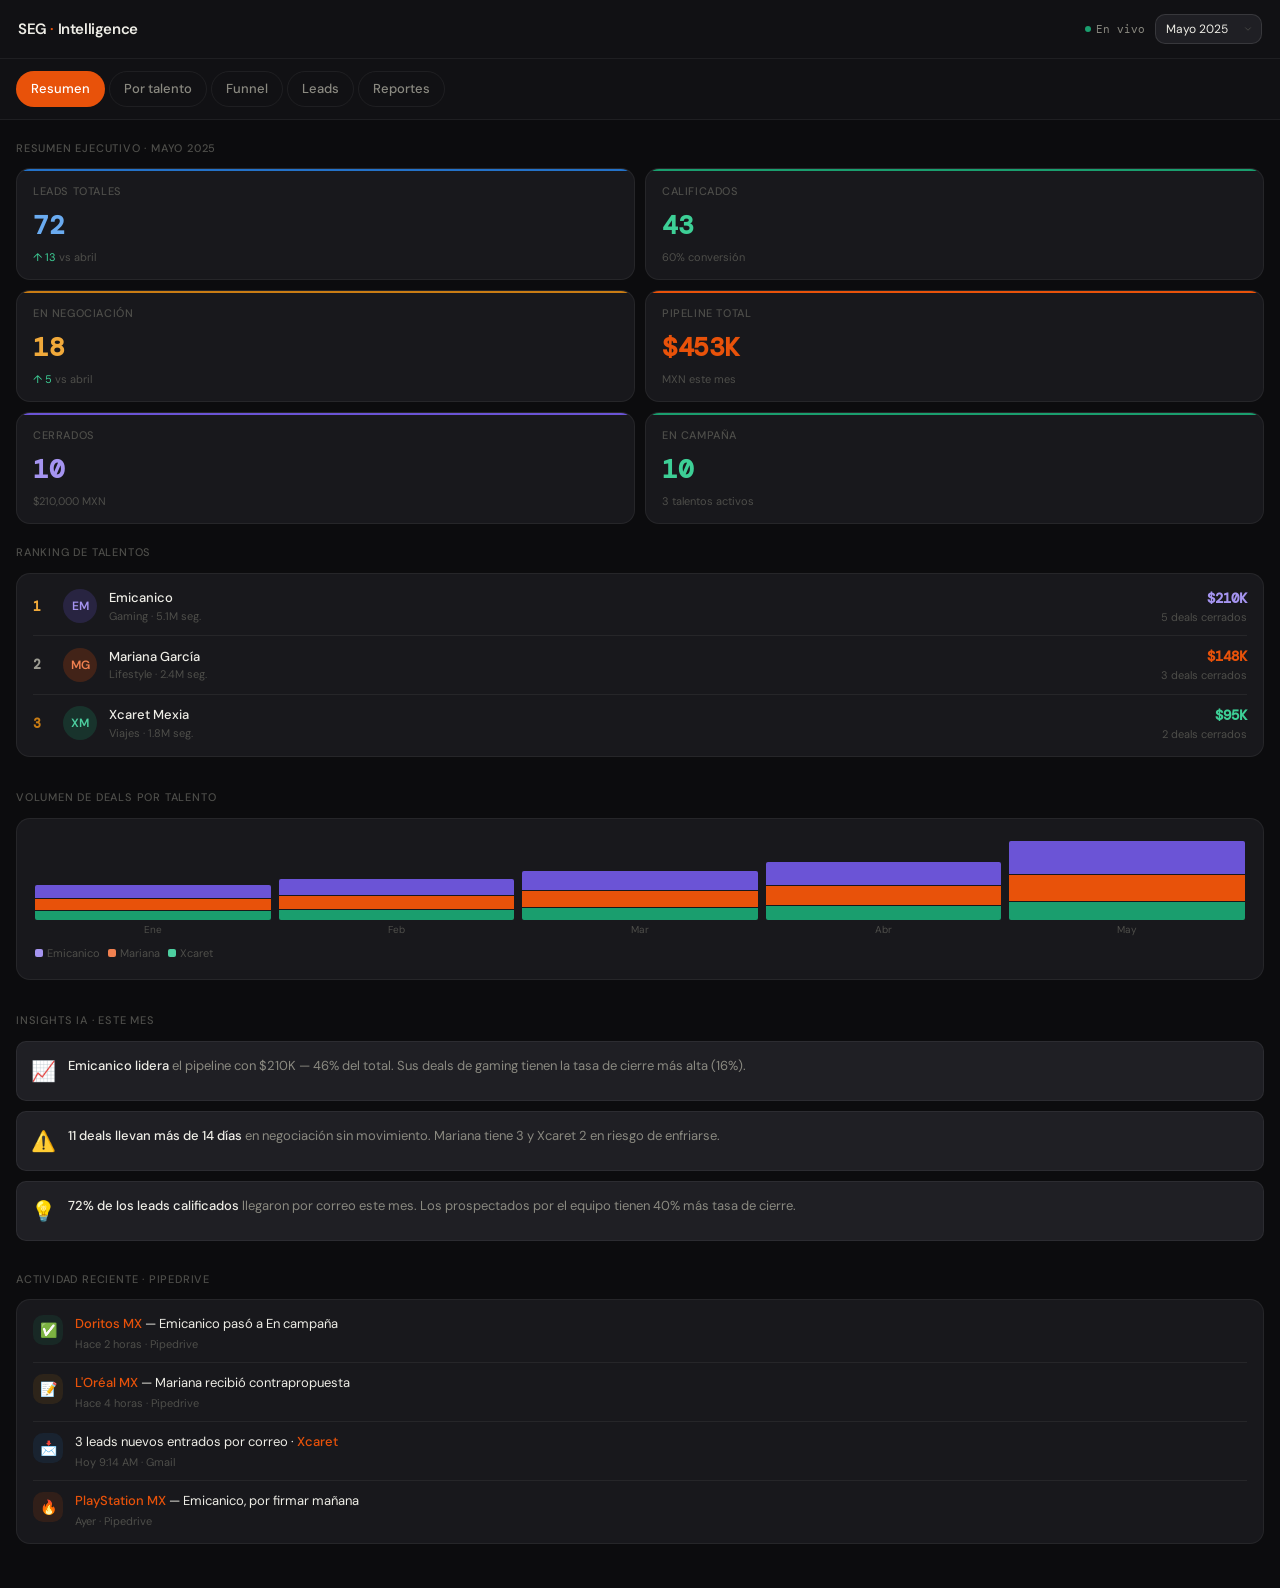
<file: .planning/reference/mockup.html>
<!DOCTYPE html><html lang="es"><head><meta charset="UTF-8"><meta name="viewport" content="width=device-width, initial-scale=1.0, maximum-scale=1.0"><title>SEG · Talent Intelligence</title><link href="https://fonts.googleapis.com/css2?family=DM+Sans:wght@300;400;500;600&family=DM+Mono:wght@400;500&display=swap" rel="stylesheet"><style>*,*::before,*::after{box-sizing:border-box;margin:0;padding:0}:root{  --bg:#0c0c0e;--bg2:#111114;--bg3:#18181c;--bg4:#1f1f24;--bg5:#26262c;  --border:rgba(255,255,255,0.06);--borderM:rgba(255,255,255,0.11);--borderH:rgba(255,255,255,0.18);  --text:#eeede6;--text2:#8a8980;--text3:#4e4e4a;  --accent:#e8520a;--accentD:rgba(232,82,10,0.12);--accentB:rgba(232,82,10,0.25);  --green:#1a9e6e;--greenD:rgba(26,158,110,0.12);--greenT:#3dcf96;  --amber:#c97c14;--amberD:rgba(201,124,20,0.12);--amberT:#f0a93a;  --blue:#2472c8;--blueD:rgba(36,114,200,0.12);--blueT:#6aabf0;  --purple:#6b54d6;--purpleD:rgba(107,84,214,0.12);--purpleT:#a594f0;  --red:#c43232;--redD:rgba(196,50,50,0.12);--redT:#f07070;  --r:10px;--rL:14px;--rXL:18px;}html{background:var(--bg);-webkit-tap-highlight-color:transparent;}body{font-family:'DM Sans',sans-serif;background:var(--bg);color:var(--text);font-size:14px;line-height:1.5;overflow-x:hidden;}/* NAV MOBILE */.nav{  display:flex;align-items:center;justify-content:space-between;  padding:14px 18px;  background:var(--bg2);  border-bottom:1px solid var(--border);  position:sticky;top:0;z-index:100;}.nav-logo{font-size:15px;font-weight:600;letter-spacing:-0.4px;}.nav-logo span{color:var(--accent);}.nav-right{display:flex;align-items:center;gap:10px;}.live-pill{  display:flex;align-items:center;gap:5px;  font-size:11px;color:var(--text2);  font-family:'DM Mono',monospace;}.live-dot{width:6px;height:6px;border-radius:50%;background:var(--green);animation:pulse 2s infinite;}@keyframes pulse{0%,100%{opacity:1}50%{opacity:0.35}}/* TAB BAR */.tabbar{  display:flex;overflow-x:auto;gap:4px;  padding:12px 16px;  background:var(--bg2);  border-bottom:1px solid var(--border);  scrollbar-width:none;  position:sticky;top:57px;z-index:99;}.tabbar::-webkit-scrollbar{display:none;}.tab{  flex-shrink:0;  font-size:13px;font-weight:500;  padding:7px 14px;  border-radius:20px;  border:1px solid var(--border);  background:transparent;  color:var(--text2);  cursor:pointer;  transition:all 0.15s;  white-space:nowrap;}.tab.active{background:var(--accent);border-color:transparent;color:#fff;}.tab:not(.active):hover{background:var(--bg4);color:var(--text);}/* TALENT SELECTOR */.talent-selector{  display:flex;overflow-x:auto;gap:10px;  padding:16px;  scrollbar-width:none;}.talent-selector::-webkit-scrollbar{display:none;}.talent-card{  flex-shrink:0;  display:flex;flex-direction:column;align-items:center;gap:8px;  padding:14px 16px;  background:var(--bg3);  border:1px solid var(--border);  border-radius:var(--rL);  cursor:pointer;  transition:all 0.2s;  min-width:90px;}.talent-card.active{border-color:var(--accent);background:var(--accentD);}.talent-card:hover:not(.active){border-color:var(--borderM);background:var(--bg4);}.tc-avatar{  width:44px;height:44px;border-radius:50%;  display:flex;align-items:center;justify-content:center;  font-size:14px;font-weight:600;}.tc-name{font-size:12px;font-weight:500;text-align:center;white-space:nowrap;}.tc-deals{font-size:11px;color:var(--text3);font-family:'DM Mono',monospace;}/* SECTION */.section{padding:0 16px 16px;}.section+.section{padding-top:0;}.section-title{  font-size:11px;font-weight:500;  text-transform:uppercase;letter-spacing:0.8px;  color:var(--text3);  margin-bottom:12px;  padding-top:4px;}/* KPI GRID */.kpi-grid{display:grid;grid-template-columns:1fr 1fr;gap:10px;}.kpi{  background:var(--bg3);  border:1px solid var(--border);  border-radius:var(--rL);  padding:14px 16px;  position:relative;overflow:hidden;  transition:border-color 0.2s;}.kpi::after{  content:'';position:absolute;top:0;left:0;right:0;height:2px;border-radius:var(--rL) var(--rL) 0 0;}.kpi.blue::after{background:var(--blue);}.kpi.green::after{background:var(--green);}.kpi.amber::after{background:var(--amber);}.kpi.accent::after{background:var(--accent);}.kpi.purple::after{background:var(--purple);}.kpi.red::after{background:var(--red);}.kpi:hover{border-color:var(--borderM);}.kpi-label{font-size:11px;color:var(--text3);text-transform:uppercase;letter-spacing:0.6px;font-weight:500;}.kpi-val{font-size:26px;font-weight:600;letter-spacing:-0.5px;font-family:'DM Mono',monospace;margin:6px 0 4px;}.kpi-val.blue{color:var(--blueT);}.kpi-val.green{color:var(--greenT);}.kpi-val.amber{color:var(--amberT);}.kpi-val.accent{color:var(--accent);}.kpi-val.purple{color:var(--purpleT);}.kpi-val.red{color:var(--redT);}.kpi-sub{font-size:11px;color:var(--text3);}.kpi-sub .up{color:var(--greenT);}.kpi-sub .dn{color:var(--redT);}/* CARD */.card{  background:var(--bg3);  border:1px solid var(--border);  border-radius:var(--rL);  padding:18px;  margin-bottom:12px;}.card-head{  display:flex;align-items:center;justify-content:space-between;  margin-bottom:16px;}.card-title{font-size:11px;font-weight:500;text-transform:uppercase;letter-spacing:0.8px;color:var(--text3);}.card-action{font-size:12px;color:var(--accent);cursor:pointer;font-weight:500;}/* FUNNEL */.funnel-row{display:flex;align-items:center;gap:10px;margin-bottom:9px;}.f-label{font-size:12px;color:var(--text2);width:130px;flex-shrink:0;white-space:nowrap;overflow:hidden;text-overflow:ellipsis;}.f-track{flex:1;height:22px;background:var(--bg5);border-radius:5px;overflow:hidden;}.f-fill{height:100%;border-radius:5px;display:flex;align-items:center;justify-content:flex-end;padding-right:8px;transition:width 0.8s cubic-bezier(0.4,0,0.2,1);}.f-fill span{font-size:11px;font-weight:600;color:rgba(255,255,255,0.9);}.f-n{font-family:'DM Mono',monospace;font-size:12px;color:var(--text2);width:22px;text-align:right;flex-shrink:0;}/* RANKING */.rank-row{  display:flex;align-items:center;gap:12px;  padding:10px 0;  border-bottom:1px solid var(--border);}.rank-row:last-child{border-bottom:none;padding-bottom:0;}.rank-row:first-child{padding-top:0;}.rank-num{font-size:13px;font-weight:600;font-family:'DM Mono',monospace;color:var(--text3);width:18px;flex-shrink:0;}.rank-num.gold{color:#f0a93a;}.rank-num.silver{color:#9c9b92;}.rank-num.bronze{color:#c97c14;}.rank-avatar{width:34px;height:34px;border-radius:50%;display:flex;align-items:center;justify-content:center;font-size:12px;font-weight:600;flex-shrink:0;}.rank-info{flex:1;min-width:0;}.rank-name{font-size:13px;font-weight:500;}.rank-nicho{font-size:11px;color:var(--text3);}.rank-right{text-align:right;}.rank-val{font-size:14px;font-weight:600;font-family:'DM Mono',monospace;}.rank-sub{font-size:11px;color:var(--text3);}/* BAR CHART */.bar-chart{display:flex;align-items:flex-end;gap:8px;height:100px;margin-bottom:8px;}.bar-col{flex:1;display:flex;flex-direction:column;align-items:center;gap:4px;}.bar-fill{width:100%;border-radius:4px 4px 0 0;transition:height 0.8s cubic-bezier(0.4,0,0.2,1);}.bar-lbl{font-size:10px;color:var(--text3);text-align:center;white-space:nowrap;}.bar-val{font-size:10px;font-family:'DM Mono',monospace;color:var(--text2);}/* DONUT */.donut-wrap{display:flex;align-items:center;gap:16px;}.donut-legend{display:flex;flex-direction:column;gap:8px;flex:1;}.legend-row{display:flex;align-items:center;gap:8px;}.legend-dot{width:8px;height:8px;border-radius:50%;flex-shrink:0;}.legend-label{font-size:12px;color:var(--text2);flex:1;}.legend-val{font-size:12px;font-weight:500;font-family:'DM Mono',monospace;}/* DEAL ROW */.deal-row{  display:flex;align-items:center;justify-content:space-between;  padding:10px 0;border-bottom:1px solid var(--border);}.deal-row:last-child{border-bottom:none;padding-bottom:0;}.deal-row:first-child{padding-top:0;}.deal-l{display:flex;align-items:center;gap:10px;}.deal-dot{width:7px;height:7px;border-radius:50%;flex-shrink:0;}.deal-brand{font-size:13px;font-weight:500;}.deal-tipo{font-size:11px;color:var(--text3);margin-top:1px;}.deal-r{text-align:right;}.deal-amt{font-size:13px;font-weight:600;font-family:'DM Mono',monospace;}.pill{font-size:11px;padding:2px 8px;border-radius:20px;font-weight:500;display:inline-block;margin-top:3px;}/* LEAD SOURCE */.source-row{display:flex;align-items:center;gap:10px;margin-bottom:10px;}.source-row:last-child{margin-bottom:0;}.source-icon{width:32px;height:32px;border-radius:var(--r);display:flex;align-items:center;justify-content:center;font-size:15px;flex-shrink:0;}.source-info{flex:1;}.source-name{font-size:13px;font-weight:500;}.source-count{font-size:11px;color:var(--text3);}.source-bar-wrap{width:80px;display:flex;flex-direction:column;align-items:flex-end;gap:3px;}.source-bar-track{width:80px;height:4px;background:var(--bg5);border-radius:2px;}.source-bar-fill{height:100%;border-radius:2px;transition:width 0.8s ease;}.source-pct{font-size:11px;font-family:'DM Mono',monospace;color:var(--text2);}/* ACTIVITY */.activity-row{  display:flex;gap:12px;  padding:10px 0;border-bottom:1px solid var(--border);}.activity-row:last-child{border-bottom:none;padding-bottom:0;}.activity-row:first-child{padding-top:0;}.act-icon{width:30px;height:30px;border-radius:var(--r);display:flex;align-items:center;justify-content:center;font-size:14px;flex-shrink:0;margin-top:1px;}.act-text{flex:1;}.act-main{font-size:13px;}.act-main strong{font-weight:500;color:var(--accent);}.act-time{font-size:11px;color:var(--text3);margin-top:2px;}/* PDF PAGE */.pdf-section{padding:0 16px 24px;}.pdf-preview{  background:var(--bg3);border:1px solid var(--border);border-radius:var(--rL);  overflow:hidden;margin-bottom:14px;}.pdf-preview-header{  background:var(--bg4);padding:14px 18px;  border-bottom:1px solid var(--border);  display:flex;align-items:center;justify-content:space-between;}.pdf-preview-title{font-size:13px;font-weight:500;}.pdf-preview-sub{font-size:11px;color:var(--text3);}.pdf-body{padding:18px;}.pdf-block{margin-bottom:14px;}.pdf-block-title{font-size:10px;text-transform:uppercase;letter-spacing:0.8px;color:var(--text3);margin-bottom:6px;}.pdf-text{font-size:13px;color:var(--text2);line-height:1.6;}.pdf-text strong{color:var(--text);font-weight:500;}.ai-badge{  display:inline-flex;align-items:center;gap:5px;  font-size:11px;color:var(--purpleT);  background:var(--purpleD);  border:1px solid rgba(107,84,214,0.2);  border-radius:20px;padding:3px 10px;  margin-bottom:14px;}.btn{  width:100%;display:flex;align-items:center;justify-content:center;gap:8px;  padding:13px;font-size:14px;font-weight:500;  border-radius:var(--rL);border:1px solid var(--borderM);  background:var(--bg4);color:var(--text);  cursor:pointer;transition:all 0.15s;  font-family:'DM Sans',sans-serif;  margin-bottom:10px;}.btn:hover{background:var(--bg5);border-color:var(--borderH);}.btn.primary{background:var(--accent);border-color:transparent;color:#fff;}.btn.primary:hover{background:#d44808;}.btn svg{width:16px;height:16px;flex-shrink:0;}/* ALERTS */.alert{  display:flex;gap:10px;align-items:flex-start;  padding:12px 14px;border-radius:var(--r);  margin-bottom:10px;}.alert.warn{background:var(--amberD);border:1px solid rgba(201,124,20,0.2);}.alert.info{background:var(--blueD);border:1px solid rgba(36,114,200,0.2);}.alert-icon{font-size:16px;flex-shrink:0;margin-top:1px;}.alert-text{font-size:13px;line-height:1.5;}.alert-text strong{font-weight:500;}/* PAGE */.page{display:none;}.page.active{display:block;}/* SELECT */select.sel{  appearance:none;  background:var(--bg4);border:1px solid var(--borderM);  border-radius:var(--r);padding:6px 28px 6px 10px;  font-size:12px;font-family:'DM Sans',sans-serif;color:var(--text);  background-image:url("data:image/svg+xml,%3Csvg xmlns='http://www.w3.org/2000/svg' width='10' height='10' fill='none' viewBox='0 0 24 24'%3E%3Cpath stroke='%234e4e4a' stroke-linecap='round' stroke-linejoin='round' stroke-width='2' d='M6 9l6 6 6-6'/%3E%3C/svg%3E");  background-repeat:no-repeat;background-position:right 8px center;}select.sel:focus{outline:none;border-color:var(--accent);}.spacer{height:16px;}.divider{height:1px;background:var(--border);margin:16px 0;}/* INSIGHT CARDS */.insight{  display:flex;align-items:flex-start;gap:12px;  padding:14px;background:var(--bg4);  border:1px solid var(--border);border-radius:var(--r);  margin-bottom:10px;}.insight-icon{font-size:20px;flex-shrink:0;}.insight-text{font-size:13px;line-height:1.5;color:var(--text2);}.insight-text strong{color:var(--text);font-weight:500;}</style></head><body><nav class="nav">  <div class="nav-logo">SEG <span>·</span> Intelligence</div>  <div class="nav-right">    <div class="live-pill"><span class="live-dot"></span>En vivo</div>    <select class="sel" id="gMes">      <option>Mayo 2025</option>      <option>Abril 2025</option>      <option>Marzo 2025</option>    </select>  </div></nav><div class="tabbar">  <div class="tab active" onclick="setPage('overview')">Resumen</div>  <div class="tab" onclick="setPage('talent')">Por talento</div>  <div class="tab" onclick="setPage('funnel')">Funnel</div>  <div class="tab" onclick="setPage('leads')">Leads</div>  <div class="tab" onclick="setPage('reportes')">Reportes</div></div><!-- ============ PAGE: OVERVIEW ============ --><div class="page active" id="page-overview">  <div class="spacer"></div>  <div class="section">    <div class="section-title">Resumen ejecutivo · Mayo 2025</div>    <div class="kpi-grid">      <div class="kpi blue">        <div class="kpi-label">Leads totales</div>        <div class="kpi-val blue">72</div>        <div class="kpi-sub"><span class="up">↑ 13</span> vs abril</div>      </div>      <div class="kpi green">        <div class="kpi-label">Calificados</div>        <div class="kpi-val green">43</div>        <div class="kpi-sub">60% conversión</div>      </div>      <div class="kpi amber">        <div class="kpi-label">En negociación</div>        <div class="kpi-val amber">18</div>        <div class="kpi-sub"><span class="up">↑ 5</span> vs abril</div>      </div>      <div class="kpi accent">        <div class="kpi-label">Pipeline total</div>        <div class="kpi-val accent">$453K</div>        <div class="kpi-sub">MXN este mes</div>      </div>      <div class="kpi purple">        <div class="kpi-label">Cerrados</div>        <div class="kpi-val purple">10</div>        <div class="kpi-sub">$210,000 MXN</div>      </div>      <div class="kpi green">        <div class="kpi-label">En campaña</div>        <div class="kpi-val green">10</div>        <div class="kpi-sub">3 talentos activos</div>      </div>    </div>  </div>  <div class="section">    <div class="section-title">Ranking de talentos</div>    <div class="card" style="padding:14px 16px;">      <div class="rank-row">        <div class="rank-num gold">1</div>        <div class="rank-avatar" style="background:rgba(107,84,214,0.2);color:#a594f0;">EM</div>        <div class="rank-info"><div class="rank-name">Emicanico</div><div class="rank-nicho">Gaming · 5.1M seg.</div></div>        <div class="rank-right"><div class="rank-val" style="color:var(--purpleT);">$210K</div><div class="rank-sub">5 deals cerrados</div></div>      </div>      <div class="rank-row">        <div class="rank-num silver">2</div>        <div class="rank-avatar" style="background:rgba(232,82,10,0.2);color:#f08050;">MG</div>        <div class="rank-info"><div class="rank-name">Mariana García</div><div class="rank-nicho">Lifestyle · 2.4M seg.</div></div>        <div class="rank-right"><div class="rank-val" style="color:var(--accent);">$148K</div><div class="rank-sub">3 deals cerrados</div></div>      </div>      <div class="rank-row">        <div class="rank-num bronze">3</div>        <div class="rank-avatar" style="background:rgba(26,158,110,0.2);color:#4dcfa0;">XM</div>        <div class="rank-info"><div class="rank-name">Xcaret Mexia</div><div class="rank-nicho">Viajes · 1.8M seg.</div></div>        <div class="rank-right"><div class="rank-val" style="color:var(--greenT);">$95K</div><div class="rank-sub">2 deals cerrados</div></div>      </div>    </div>  </div>  <div class="section">    <div class="section-title">Volumen de deals por talento</div>    <div class="card">      <div class="bar-chart" id="barChart"></div>      <div style="display:flex;gap:8px;flex-wrap:wrap;">        <span style="font-size:11px;color:var(--text3);display:flex;align-items:center;gap:4px;"><span style="width:8px;height:8px;border-radius:2px;background:#a594f0;display:inline-block;"></span>Emicanico</span>        <span style="font-size:11px;color:var(--text3);display:flex;align-items:center;gap:4px;"><span style="width:8px;height:8px;border-radius:2px;background:#f08050;display:inline-block;"></span>Mariana</span>        <span style="font-size:11px;color:var(--text3);display:flex;align-items:center;gap:4px;"><span style="width:8px;height:8px;border-radius:2px;background:#4dcfa0;display:inline-block;"></span>Xcaret</span>      </div>    </div>  </div>  <div class="section">    <div class="section-title">Insights IA · este mes</div>    <div class="insight">      <div class="insight-icon">📈</div>      <div class="insight-text"><strong>Emicanico lidera</strong> el pipeline con $210K — 46% del total. Sus deals de gaming tienen la tasa de cierre más alta (16%).</div>    </div>    <div class="insight">      <div class="insight-icon">⚠️</div>      <div class="insight-text"><strong>11 deals llevan más de 14 días</strong> en negociación sin movimiento. Mariana tiene 3 y Xcaret 2 en riesgo de enfriarse.</div>    </div>    <div class="insight">      <div class="insight-icon">💡</div>      <div class="insight-text"><strong>72% de los leads calificados</strong> llegaron por correo este mes. Los prospectados por el equipo tienen 40% más tasa de cierre.</div>    </div>  </div>  <div class="section">    <div class="section-title">Actividad reciente · Pipedrive</div>    <div class="card" style="padding:14px 16px;">      <div class="activity-row">        <div class="act-icon" style="background:var(--greenD);">✅</div>        <div class="act-text"><div class="act-main"><strong>Doritos MX</strong> — Emicanico pasó a En campaña</div><div class="act-time">Hace 2 horas · Pipedrive</div></div>      </div>      <div class="activity-row">        <div class="act-icon" style="background:var(--amberD);">📝</div>        <div class="act-text"><div class="act-main"><strong>L'Oréal MX</strong> — Mariana recibió contrapropuesta</div><div class="act-time">Hace 4 horas · Pipedrive</div></div>      </div>      <div class="activity-row">        <div class="act-icon" style="background:var(--blueD);">📩</div>        <div class="act-text"><div class="act-main">3 leads nuevos entrados por correo · <strong>Xcaret</strong></div><div class="act-time">Hoy 9:14 AM · Gmail</div></div>      </div>      <div class="activity-row">        <div class="act-icon" style="background:var(--accentD);">🔥</div>        <div class="act-text"><div class="act-main"><strong>PlayStation MX</strong> — Emicanico, por firmar mañana</div><div class="act-time">Ayer · Pipedrive</div></div>      </div>    </div>  </div>  <div class="spacer"></div></div><!-- ============ PAGE: TALENT ============ --><div class="page" id="page-talent">  <div class="talent-selector" id="talentSelector"></div>  <div class="section">    <div class="kpi-grid" id="talentKpis"></div>  </div>  <div class="section">    <div class="section-title">Funnel · <span id="talentFunnelTitle">Mariana García</span></div>    <div class="card" id="talentFunnel"></div>  </div>  <div class="section">    <div class="section-title">Deals activos</div>    <div class="card" style="padding:14px 16px;" id="talentDeals"></div>  </div>  <div class="section">    <div class="section-title">Fuente de leads</div>    <div class="card" id="talentSources"></div>  </div>  <div class="spacer"></div></div><!-- ============ PAGE: FUNNEL ============ --><div class="page" id="page-funnel">  <div class="spacer"></div>  <div class="section">    <div class="section-title">Funnel completo · todos los talentos</div>    <div class="card" id="fullFunnel"></div>  </div>  <div class="section">    <div class="section-title">Conversión por etapa</div>    <div class="card">      <div class="bar-chart" id="convChart" style="height:120px;"></div>      <div style="font-size:11px;color:var(--text3);margin-top:6px;">% de deals que avanzan a la siguiente etapa</div>    </div>  </div>  <div class="section">    <div class="alert warn">      <div class="alert-icon">⚠️</div>      <div class="alert-text"><strong>Cuello de botella detectado:</strong> Solo el 41% de las propuestas enviadas pasan a negociación. El promedio de la industria es 60%.</div>    </div>    <div class="alert info">      <div class="alert-icon">💡</div>      <div class="alert-text"><strong>Oportunidad:</strong> 11 deals en negociación llevan +14 días sin actividad. Seguimiento activo podría cerrar 3-4 de ellos este mes.</div>    </div>  </div>  <div class="spacer"></div></div><!-- ============ PAGE: LEADS ============ --><div class="page" id="page-leads">  <div class="spacer"></div>  <div class="section">    <div class="section-title">Fuentes de leads · Google Sheets + Pipedrive</div>    <div class="kpi-grid" style="grid-template-columns:1fr 1fr 1fr;gap:8px;">      <div class="kpi blue" style="padding:12px;">        <div class="kpi-label" style="font-size:10px;">Por mail</div>        <div class="kpi-val blue" style="font-size:20px;">55</div>        <div class="kpi-sub">76%</div>      </div>      <div class="kpi green" style="padding:12px;">        <div class="kpi-label" style="font-size:10px;">Prospectados</div>        <div class="kpi-val green" style="font-size:20px;">17</div>        <div class="kpi-sub">24%</div>      </div>      <div class="kpi amber" style="padding:12px;">        <div class="kpi-label" style="font-size:10px;">Spam/descart.</div>        <div class="kpi-val amber" style="font-size:20px;">29</div>        <div class="kpi-sub">de 101 totales</div>      </div>    </div>  </div>  <div class="section">    <div class="section-title">Leads por talento · este mes</div>    <div class="card" style="padding:14px 16px;">      <div class="source-row">        <div class="source-icon" style="background:rgba(107,84,214,0.15);">EM</div>        <div class="source-info"><div class="source-name">Emicanico</div><div class="source-count">31 leads · 19 calificados</div></div>        <div class="source-bar-wrap">          <div class="source-bar-track"><div class="source-bar-fill" style="width:100%;background:#6b54d6;"></div></div>          <div class="source-pct">43%</div>        </div>      </div>      <div class="source-row">        <div class="source-icon" style="background:rgba(232,82,10,0.15);">MG</div>        <div class="source-info"><div class="source-name">Mariana García</div><div class="source-count">24 leads · 14 calificados</div></div>        <div class="source-bar-wrap">          <div class="source-bar-track"><div class="source-bar-fill" style="width:77%;background:#e8520a;"></div></div>          <div class="source-pct">33%</div>        </div>      </div>      <div class="source-row">        <div class="source-icon" style="background:rgba(26,158,110,0.15);">XM</div>        <div class="source-info"><div class="source-name">Xcaret Mexia</div><div class="source-count">17 leads · 10 calificados</div></div>        <div class="source-bar-wrap">          <div class="source-bar-track"><div class="source-bar-fill" style="width:55%;background:#1a9e6e;"></div></div>          <div class="source-pct">24%</div>        </div>      </div>    </div>  </div>  <div class="section">    <div class="section-title">Leads recientes · Gmail</div>    <div class="card" style="padding:14px 16px;">      <div class="deal-row">        <div class="deal-l">          <div class="deal-dot" style="background:#6b54d6;"></div>          <div><div class="deal-brand">Pepsi MX · partnerships@pepsi.com</div><div class="deal-tipo">Emicanico · Gaming collab Q3</div></div>        </div>        <div class="deal-r"><span class="pill" style="background:var(--blueD);color:var(--blueT);">Nuevo</span></div>      </div>      <div class="deal-row">        <div class="deal-l">          <div class="deal-dot" style="background:#e8520a;"></div>          <div><div class="deal-brand">Maybelline MX · brands@maybelline.mx</div><div class="deal-tipo">Mariana · Lanzamiento otoño</div></div>        </div>        <div class="deal-r"><span class="pill" style="background:var(--greenD);color:var(--greenT);">Calificado</span></div>      </div>      <div class="deal-row">        <div class="deal-l">          <div class="deal-dot" style="background:#4e4e4a;"></div>          <div><div class="deal-brand">CryptoXYZ · noreply@crypto.io</div><div class="deal-tipo">Sin talento asignado</div></div>        </div>        <div class="deal-r"><span class="pill" style="background:var(--redD);color:var(--redT);">Spam</span></div>      </div>      <div class="deal-row">        <div class="deal-l">          <div class="deal-dot" style="background:#1a9e6e;"></div>          <div><div class="deal-brand">Expedia MX · creators@expedia.com</div><div class="deal-tipo">Xcaret · Travel series verano</div></div>        </div>        <div class="deal-r"><span class="pill" style="background:var(--amberD);color:var(--amberT);">En revisión</span></div>      </div>    </div>  </div>  <div class="spacer"></div></div><!-- ============ PAGE: REPORTES ============ --><div class="page" id="page-reportes">  <div class="spacer"></div>  <div class="pdf-section">    <div class="section-title" style="padding:0 0 12px;">Generar reporte con IA</div>    <div style="display:flex;gap:10px;margin-bottom:14px;">      <select class="sel" style="flex:1;" id="pdfTalent">        <option>Mariana García</option>        <option>Emicanico</option>        <option>Xcaret Mexia</option>        <option>Todos los talentos</option>      </select>      <select class="sel" style="flex:1;">        <option>Mayo 2025</option>        <option>Abril 2025</option>        <option>Marzo 2025</option>      </select>    </div>    <div class="pdf-preview">      <div class="pdf-preview-header">        <div>          <div class="pdf-preview-title">Reporte mensual · Mariana García</div>          <div class="pdf-preview-sub">Mayo 2025 · Generado con IA</div>        </div>        <span class="ai-badge">✦ Claude AI</span>      </div>      <div class="pdf-body">        <div class="pdf-block">          <div class="pdf-block-title">Resumen ejecutivo</div>          <div class="pdf-text">            Durante mayo, <strong>Mariana García</strong> recibió <strong>24 leads</strong> — un incremento del 20% respecto a abril. De estos, <strong>14 fueron calificados</strong> (58% de conversión), con 3 deals cerrados por un valor total de <strong>$148,000 MXN</strong>.          </div>        </div>        <div class="pdf-block">          <div class="pdf-block-title">Deals destacados</div>          <div class="pdf-text">            <strong>Nike LATAM</strong> ($72,000 MXN) está en etapa de firma — se espera cierre antes del 15 de junio. <strong>L'Oréal México</strong> ($55,000 MXN) recibió contrapropuesta, pendiente de respuesta.          </div>        </div>        <div class="pdf-block">          <div class="pdf-block-title">Recomendación</div>          <div class="pdf-text">            Dar seguimiento a <strong>3 deals en negociación</strong> que llevan más de 14 días sin actividad. El deal con <strong>Sephora MX</strong> está en campaña activa y podría generar una renovación en Q3.          </div>        </div>      </div>    </div>    <button class="btn primary">      <svg viewBox="0 0 24 24" fill="none" stroke="currentColor" stroke-width="2"><path d="M12 2a10 10 0 1 0 10 10A10 10 0 0 0 12 2z"/><path d="M12 8v4l2 2"/></svg>      Generar reporte con IA    </button>    <button class="btn">      <svg viewBox="0 0 24 24" fill="none" stroke="currentColor" stroke-width="2"><path d="M21 15v4a2 2 0 0 1-2 2H5a2 2 0 0 1-2-2v-4"/><polyline points="7 10 12 15 17 10"/><line x1="12" y1="15" x2="12" y2="3"/></svg>      Descargar PDF    </button>    <button class="btn">      <svg viewBox="0 0 24 24" fill="none" stroke="currentColor" stroke-width="2"><circle cx="18" cy="5" r="3"/><circle cx="6" cy="12" r="3"/><circle cx="18" cy="19" r="3"/><line x1="8.59" y1="13.51" x2="15.42" y2="17.49"/><line x1="15.41" y1="6.51" x2="8.59" y2="10.49"/></svg>      Compartir por WhatsApp    </button>    <div class="divider"></div>    <div class="section-title" style="padding:0 0 12px;">Reportes anteriores</div>    <div class="card" style="padding:14px 16px;">      <div class="deal-row">        <div class="deal-l">          <div style="font-size:20px;">📄</div>          <div><div class="deal-brand">Mariana García · Abril 2025</div><div class="deal-tipo">Generado el 1 may · 2 páginas</div></div>        </div>        <div class="deal-r"><span class="pill" style="background:var(--blueD);color:var(--blueT);">PDF</span></div>      </div>      <div class="deal-row">        <div class="deal-l">          <div style="font-size:20px;">📄</div>          <div><div class="deal-brand">Todos los talentos · Abril 2025</div><div class="deal-tipo">Generado el 1 may · 4 páginas</div></div>        </div>        <div class="deal-r"><span class="pill" style="background:var(--blueD);color:var(--blueT);">PDF</span></div>      </div>    </div>  </div></div><script>const talents=[  {key:'mariana',name:'Mariana García',initials:'MG',nicho:'Lifestyle · Moda',avBg:'rgba(232,82,10,0.2)',avColor:'#f08050',   kpis:[{l:'Leads',v:'24',s:'<span class="up">↑4</span> vs abr',c:'blue'},{l:'Calificados',v:'14',s:'58% conv.',c:'green'},{l:'Negociación',v:'6',s:'<span class="up">↑2</span>',c:'amber'},{l:'Cerrados',v:'3',s:'$148K MXN',c:'accent'}],   funnel:[{l:'Leads mail',n:18,p:100,c:'#2472c8'},{l:'Prospectados TA',n:6,p:33,c:'#5a9de0'},{l:'Calificados',n:14,p:78,c:'#1a9e6e'},{l:'Propuesta env.',n:9,p:50,c:'#1dc890'},{l:'Negociación',n:6,p:33,c:'#c97c14'},{l:'Por firmar',n:4,p:22,c:'#e8520a'},{l:'En campaña',n:3,p:17,c:'#6b54d6'}],   deals:[{b:"L'Oréal MX",t:'UGC · Reels',a:'$55,000',s:'Negociación',dc:'#c97c14',sb:'rgba(201,124,20,0.15)',sc:'#f0a93a'},{b:'Nike LATAM',t:'Campaña lifestyle',a:'$72,000',s:'Por firmar',dc:'#e8520a',sb:'rgba(232,82,10,0.15)',sc:'#f08050'},{b:'Sephora MX',t:'Embajadora Q3',a:'$48,000',s:'En campaña',dc:'#1a9e6e',sb:'rgba(26,158,110,0.15)',sc:'#4dcfa0'}],   src:[{icon:'📩',name:'Gmail · leads entrantes',n:18,p:75,c:'#2472c8'},{icon:'🤝',name:'Prospectados por TA',n:6,p:25,c:'#e8520a'}]  },  {key:'emicanico',name:'Emicanico',initials:'EM',nicho:'Gaming · Humor',avBg:'rgba(107,84,214,0.2)',avColor:'#a594f0',   kpis:[{l:'Leads',v:'31',s:'<span class="up">↑7</span> vs abr',c:'blue'},{l:'Calificados',v:'19',s:'61% conv.',c:'green'},{l:'Negociación',v:'8',s:'<span class="up">↑3</span>',c:'amber'},{l:'Cerrados',v:'5',s:'$210K MXN',c:'purple'}],   funnel:[{l:'Leads mail',n:25,p:100,c:'#2472c8'},{l:'Prospectados TA',n:6,p:24,c:'#5a9de0'},{l:'Calificados',n:19,p:76,c:'#1a9e6e'},{l:'Propuesta env.',n:12,p:48,c:'#1dc890'},{l:'Negociación',n:8,p:32,c:'#c97c14'},{l:'Por firmar',n:5,p:20,c:'#e8520a'},{l:'En campaña',n:5,p:20,c:'#6b54d6'}],   deals:[{b:'Doritos México',t:'Gaming stream',a:'$65,000',s:'En campaña',dc:'#1a9e6e',sb:'rgba(26,158,110,0.15)',sc:'#4dcfa0'},{b:'PlayStation MX',t:'Lanzamiento',a:'$90,000',s:'Por firmar',dc:'#e8520a',sb:'rgba(232,82,10,0.15)',sc:'#f08050'},{b:'Red Bull',t:'Creator series',a:'$55,000',s:'Negociación',dc:'#c97c14',sb:'rgba(201,124,20,0.15)',sc:'#f0a93a'}],   src:[{icon:'📩',name:'Gmail · leads entrantes',n:25,p:81,c:'#6b54d6'},{icon:'🤝',name:'Prospectados por TA',n:6,p:19,c:'#e8520a'}]  },  {key:'xcaret',name:'Xcaret Mexia',initials:'XM',nicho:'Viajes · Aventura',avBg:'rgba(26,158,110,0.2)',avColor:'#4dcfa0',   kpis:[{l:'Leads',v:'17',s:'<span class="up">↑2</span> vs abr',c:'blue'},{l:'Calificados',v:'10',s:'59% conv.',c:'green'},{l:'Negociación',v:'4',s:'Sin cambios',c:'amber'},{l:'Cerrados',v:'2',s:'$95K MXN',c:'green'}],   funnel:[{l:'Leads mail',n:12,p:100,c:'#2472c8'},{l:'Prospectados TA',n:5,p:42,c:'#5a9de0'},{l:'Calificados',n:10,p:83,c:'#1a9e6e'},{l:'Propuesta env.',n:6,p:50,c:'#1dc890'},{l:'Negociación',n:4,p:33,c:'#c97c14'},{l:'Por firmar',n:2,p:17,c:'#e8520a'},{l:'En campaña',n:2,p:17,c:'#6b54d6'}],   deals:[{b:'Aeroméxico',t:'Travel content Q2',a:'$48,000',s:'En campaña',dc:'#1a9e6e',sb:'rgba(26,158,110,0.15)',sc:'#4dcfa0'},{b:'Airbnb MX',t:'Destinos locales',a:'$47,000',s:'Negociación',dc:'#c97c14',sb:'rgba(201,124,20,0.15)',sc:'#f0a93a'}],   src:[{icon:'📩',name:'Gmail · leads entrantes',n:12,p:71,c:'#1a9e6e'},{icon:'🤝',name:'Prospectados por TA',n:5,p:29,c:'#e8520a'}]  }];let curTalent=0;function setPage(p){  document.querySelectorAll('.page').forEach(x=>x.classList.remove('active'));  document.querySelectorAll('.tab').forEach(x=>x.classList.remove('active'));  document.getElementById('page-'+p).classList.add('active');  event.target.classList.add('active');  if(p==='talent') renderTalent();  if(p==='funnel') renderFullFunnel();}function renderTalentSelector(){  const sel=document.getElementById('talentSelector');  sel.innerHTML=talents.map((t,i)=>`    <div class="talent-card ${i===curTalent?'active':''}" onclick="selectTalent(${i})">      <div class="tc-avatar" style="background:${t.avBg};color:${t.avColor};">${t.initials}</div>      <div class="tc-name">${t.name.split(' ')[0]}</div>      <div class="tc-deals">${t.kpis[0].v} leads</div>    </div>  `).join('');}function selectTalent(i){  curTalent=i;  renderTalentSelector();  renderTalent();}function renderTalent(){  const t=talents[curTalent];  document.getElementById('talentFunnelTitle').textContent=t.name;  document.getElementById('talentKpis').innerHTML=t.kpis.map(k=>`    <div class="kpi ${k.c}">      <div class="kpi-label">${k.l}</div>      <div class="kpi-val ${k.c}">${k.v}</div>      <div class="kpi-sub">${k.s}</div>    </div>  `).join('');  document.getElementById('talentFunnel').innerHTML=t.funnel.map(f=>`    <div class="funnel-row">      <span class="f-label">${f.l}</span>      <div class="f-track"><div class="f-fill" style="width:${f.p}%;background:${f.c};"><span>${f.n}</span></div></div>      <span class="f-n">${f.n}</span>    </div>  `).join('');  document.getElementById('talentDeals').innerHTML=t.deals.map(d=>`    <div class="deal-row">      <div class="deal-l"><div class="deal-dot" style="background:${d.dc};"></div><div><div class="deal-brand">${d.b}</div><div class="deal-tipo">${d.t}</div></div></div>      <div class="deal-r"><div class="deal-amt">${d.a}</div><span class="pill" style="background:${d.sb};color:${d.sc};">${d.s}</span></div>    </div>  `).join('');  document.getElementById('talentSources').innerHTML=`<div style="padding:4px 0;">` + t.src.map(s=>`    <div class="source-row">      <div class="source-icon" style="background:rgba(255,255,255,0.05);">${s.icon}</div>      <div class="source-info"><div class="source-name">${s.name}</div><div class="source-count">${s.n} leads este mes</div></div>      <div class="source-bar-wrap">        <div class="source-bar-track"><div class="source-bar-fill" style="width:${s.p}%;background:${s.c};"></div></div>        <div class="source-pct">${s.p}%</div>      </div>    </div>  `).join('') + `</div>`;}function renderFullFunnel(){  const stages=['Leads mail','Prosp. TA','Calificados','Propuesta','Negociación','Por firmar','En campaña'];  const vals=[55,17,43,27,18,11,10];  const colors=['#2472c8','#5a9de0','#1a9e6e','#1dc890','#c97c14','#e8520a','#6b54d6'];  document.getElementById('fullFunnel').innerHTML=stages.map((s,i)=>`    <div class="funnel-row">      <span class="f-label">${s}</span>      <div class="f-track"><div class="f-fill" style="width:${Math.round(vals[i]/55*100)}%;background:${colors[i]};"><span>${vals[i]}</span></div></div>      <span class="f-n">${vals[i]}</span>    </div>  `).join('');  const conv=[100,31,78,49,33,20,18];  const convLabels=['Leads','TA','Calif.','Prop.','Neg.','Firma','Camp.'];  const maxH=120;  document.getElementById('convChart').innerHTML=conv.map((v,i)=>`    <div class="bar-col">      <div class="bar-val">${v}%</div>      <div class="bar-fill" style="height:${Math.round(v/100*maxH)}px;background:${colors[i]};width:100%;"></div>      <div class="bar-lbl">${convLabels[i]}</div>    </div>  `).join('');}function renderBarChart(){  const months=['Ene','Feb','Mar','Abr','May'];  const em=[12,15,18,22,31];  const mg=[10,12,15,18,24];  const xm=[8,9,11,13,17];  const maxV=31;  const maxH=100;  document.getElementById('barChart').innerHTML=months.map((m,i)=>`    <div style="flex:1;display:flex;flex-direction:column;align-items:center;gap:2px;">      <div style="width:100%;display:flex;flex-direction:column;justify-content:flex-end;gap:1px;height:${maxH}px;">        <div style="width:100%;height:${Math.round(em[i]/maxV*maxH*0.33)}px;background:#6b54d6;border-radius:2px 2px 0 0;"></div>        <div style="width:100%;height:${Math.round(mg[i]/maxV*maxH*0.33)}px;background:#e8520a;"></div>        <div style="width:100%;height:${Math.round(xm[i]/maxV*maxH*0.33)}px;background:#1a9e6e;border-radius:0 0 2px 2px;"></div>      </div>      <div style="font-size:10px;color:var(--text3);">${m}</div>    </div>  `).join('');}renderTalentSelector();renderBarChart();</script></body></html>
</file>
